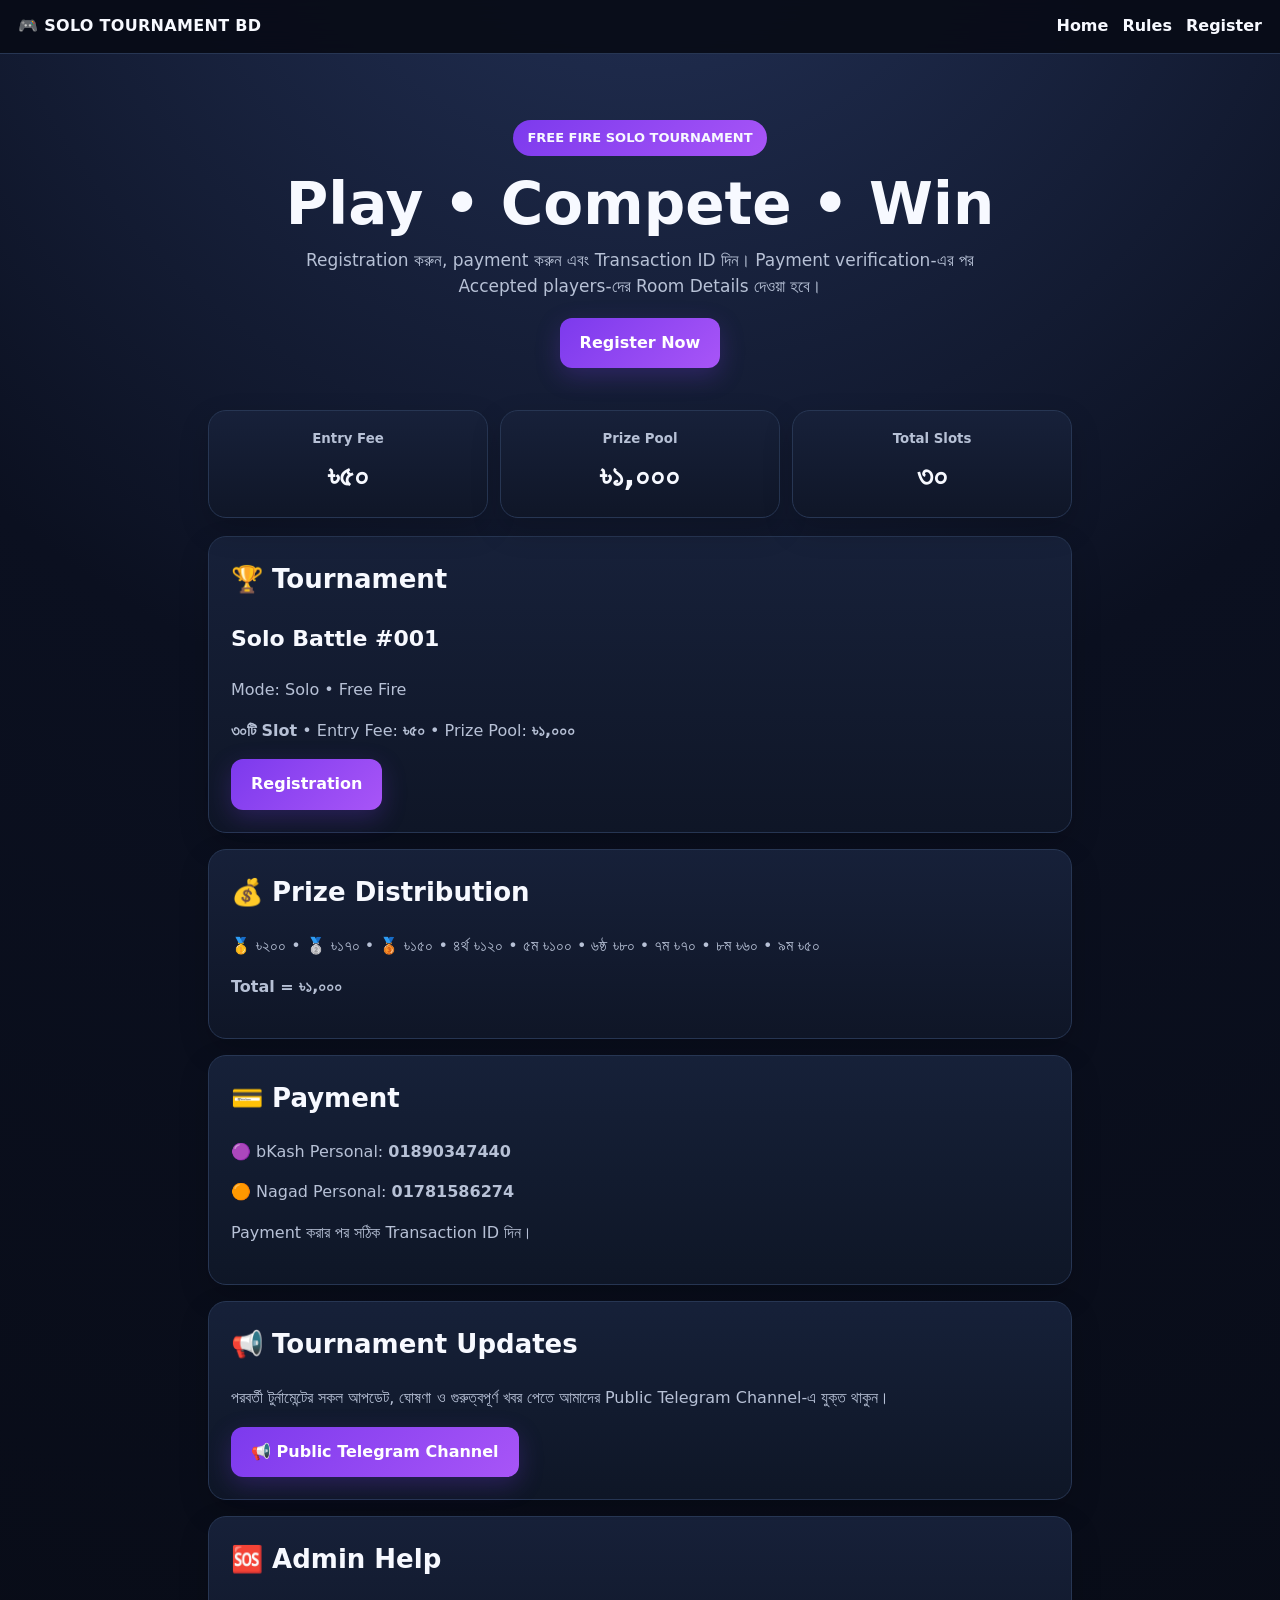
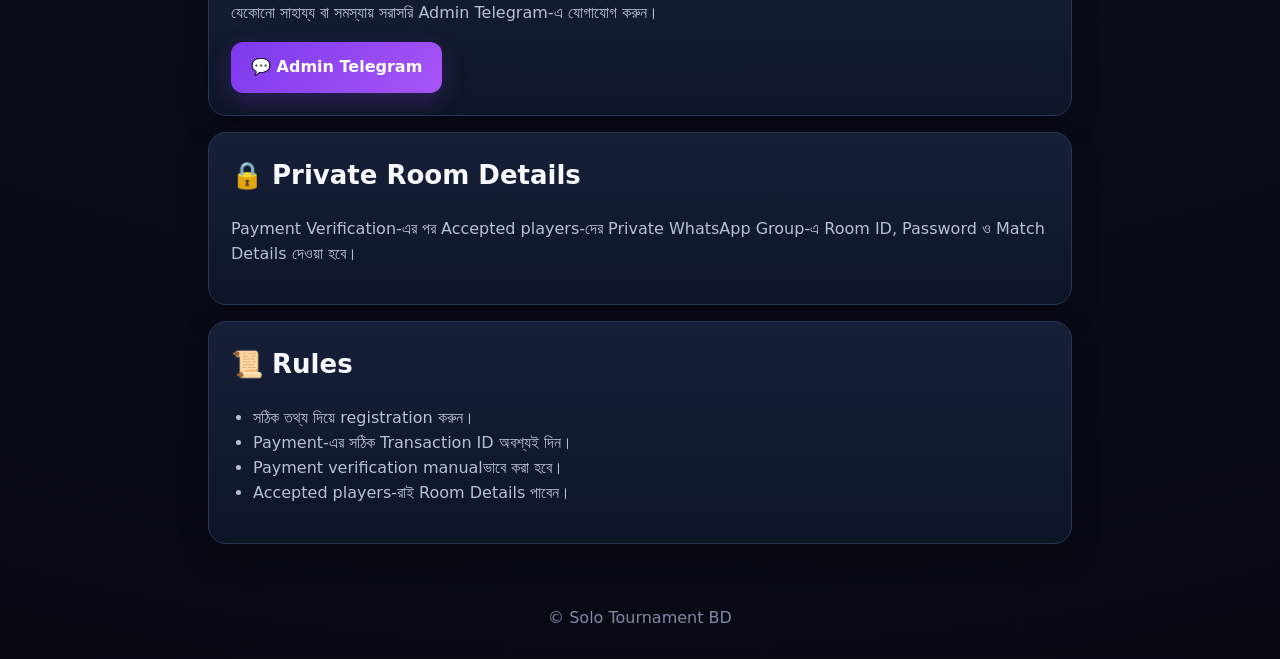
<file: index.html>
<!doctype html><html lang="bn"><head><meta charset="utf-8"><meta name="viewport" content="width=device-width,initial-scale=1"><title>Solo Tournament BD</title><link rel="stylesheet" href="style.css"></head><body>
<header><div class="brand">🎮 SOLO TOURNAMENT BD</div><nav><a href="index.html">Home</a><a href="#rules">Rules</a><a href="register.html">Register</a></nav></header>
<main>
<section class="hero"><span>FREE FIRE SOLO TOURNAMENT</span><h1>Play • Compete • Win</h1><p>Registration করুন, payment করুন এবং Transaction ID দিন। Payment verification-এর পর Accepted players-দের Room Details দেওয়া হবে।</p><a class="btn" href="register.html">Register Now</a></section>
<section class="stats"><div><small>Entry Fee</small><strong>৳৫০</strong></div><div><small>Prize Pool</small><strong>৳১,০০০</strong></div><div><small>Total Slots</small><strong>৩০</strong></div></section>
<section class="card"><h2>🏆 Tournament</h2><h3>Solo Battle #001</h3><p>Mode: Solo • Free Fire</p><p><b>৩০টি Slot</b> • Entry Fee: <b>৳৫০</b> • Prize Pool: <b>৳১,০০০</b></p><a class="btn" href="register.html">Registration</a></section>
<section class="card"><h2>💰 Prize Distribution</h2><p>🥇 ৳২০০ • 🥈 ৳১৭০ • 🥉 ৳১৫০ • ৪র্থ ৳১২০ • ৫ম ৳১০০ • ৬ষ্ঠ ৳৮০ • ৭ম ৳৭০ • ৮ম ৳৬০ • ৯ম ৳৫০</p><p><b>Total = ৳১,০০০</b></p></section>
<section class="card"><h2>💳 Payment</h2><p>🟣 bKash Personal: <b>01890347440</b></p><p>🟠 Nagad Personal: <b>01781586274</b></p><p>Payment করার পর সঠিক Transaction ID দিন।</p></section>
<section class="card"><h2>📢 Tournament Updates</h2><p>পরবর্তী টুর্নামেন্টের সকল আপডেট, ঘোষণা ও গুরুত্বপূর্ণ খবর পেতে আমাদের Public Telegram Channel-এ যুক্ত থাকুন।</p><a class="btn" href="https://t.me/tournament_cg" target="_blank">📢 Public Telegram Channel</a></section>
<section class="card"><h2>🆘 Admin Help</h2><p>যেকোনো সাহায্য বা সমস্যায় সরাসরি Admin Telegram-এ যোগাযোগ করুন।</p><a class="btn" href="https://t.me/amn_tmn" target="_blank">💬 Admin Telegram</a></section>
<section class="card"><h2>🔒 Private Room Details</h2><p>Payment Verification-এর পর Accepted players-দের Private WhatsApp Group-এ Room ID, Password ও Match Details দেওয়া হবে।</p></section>
<section id="rules" class="card"><h2>📜 Rules</h2><ul><li>সঠিক তথ্য দিয়ে registration করুন।</li><li>Payment-এর সঠিক Transaction ID অবশ্যই দিন।</li><li>Payment verification manualভাবে করা হবে।</li><li>Accepted players-রাই Room Details পাবেন।</li></ul></section>
</main><footer>© Solo Tournament BD</footer></body></html>
</file>
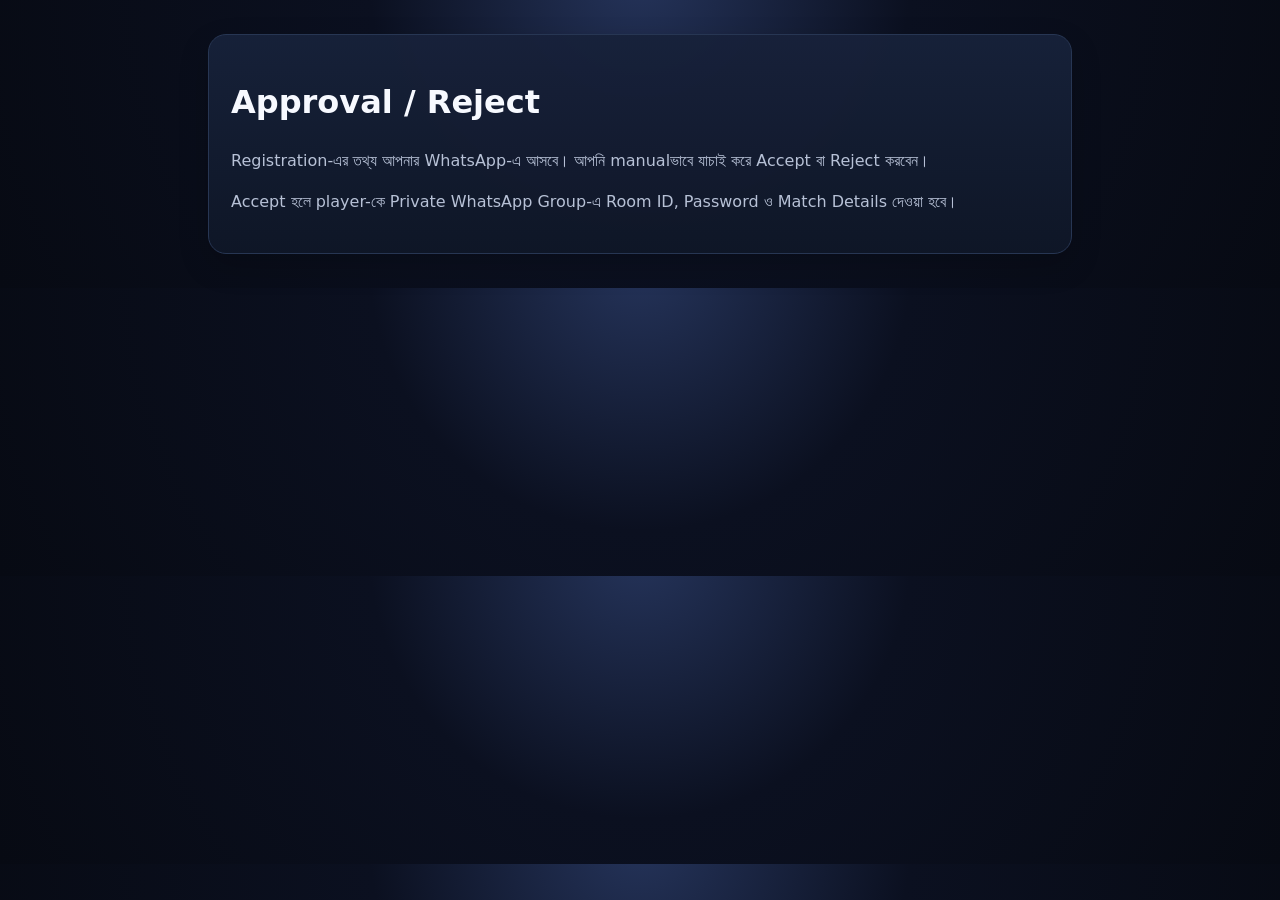
<file: approval.html>
<!doctype html><html lang="bn"><head><meta charset="utf-8"><meta name="viewport" content="width=device-width,initial-scale=1"><title>Approval | Solo Tournament BD</title><link rel="stylesheet" href="style.css"></head><body><main class="page"><div class="box"><h1>Approval / Reject</h1><p>Registration-এর তথ্য আপনার WhatsApp-এ আসবে। আপনি manualভাবে যাচাই করে Accept বা Reject করবেন।</p><p>Accept হলে player-কে Private WhatsApp Group-এ Room ID, Password ও Match Details দেওয়া হবে।</p></div></main></body></html>
</file>
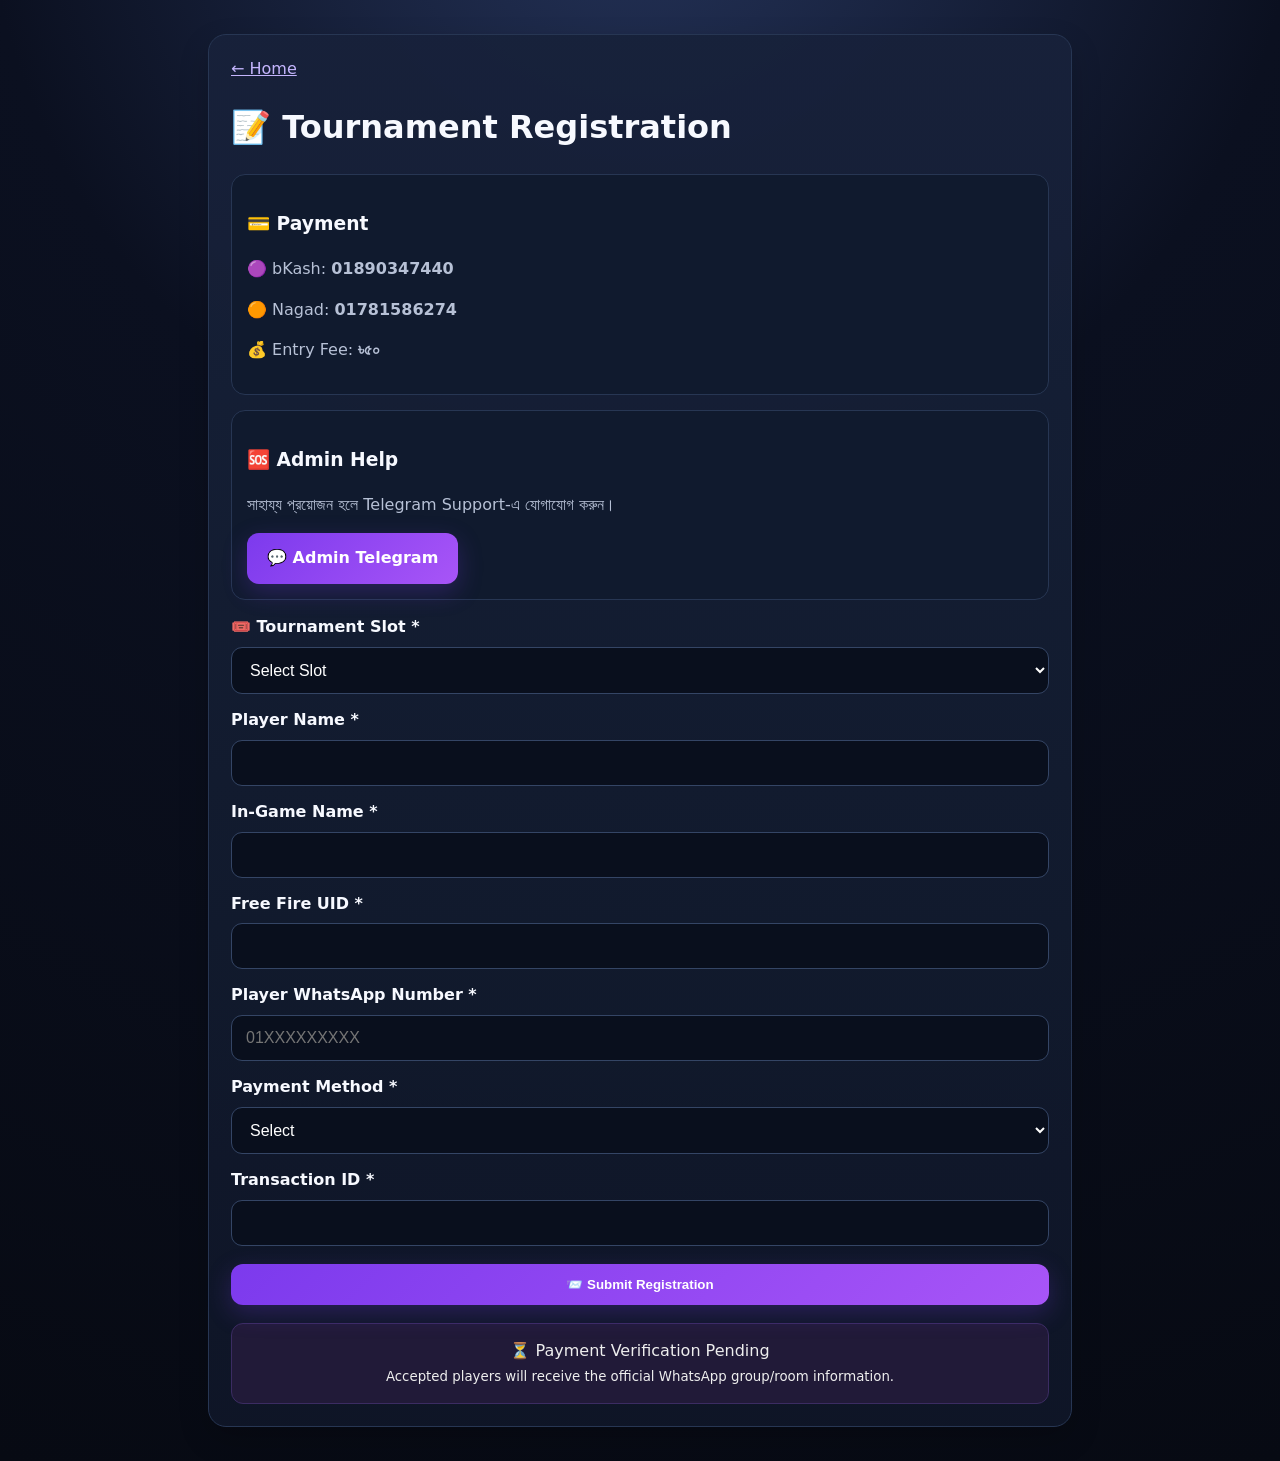
<file: register.html>
<!doctype html><html lang="bn"><head><meta charset="utf-8"><meta name="viewport" content="width=device-width,initial-scale=1"><title>Registration | Solo Tournament BD</title><link rel="stylesheet" href="style.css"></head><body><main class="page"><div class="box"><a href="index.html">← Home</a><h1>📝 Tournament Registration</h1>
<div class="payment"><h3>💳 Payment</h3><p>🟣 bKash: <b>01890347440</b></p><p>🟠 Nagad: <b>01781586274</b></p><p>💰 Entry Fee: <b>৳৫০</b></p></div>
<div class="payment"><h3>🆘 Admin Help</h3><p>সাহায্য প্রয়োজন হলে Telegram Support-এ যোগাযোগ করুন।</p><a class="btn" href="https://t.me/amn_tmn" target="_blank">💬 Admin Telegram</a></div>
<form id="registrationForm">

<label>🎟️ Tournament Slot *</label><select name="Tournament Slot" required><option value="">Select Slot</option><option>Slot 1</option><option>Slot 2</option><option>Slot 3</option><option>Slot 4</option><option>Slot 5</option><option>Slot 6</option><option>Slot 7</option><option>Slot 8</option><option>Slot 9</option><option>Slot 10</option><option>Slot 11</option><option>Slot 12</option><option>Slot 13</option><option>Slot 14</option><option>Slot 15</option><option>Slot 16</option><option>Slot 17</option><option>Slot 18</option><option>Slot 19</option><option>Slot 20</option><option>Slot 21</option><option>Slot 22</option><option>Slot 23</option><option>Slot 24</option><option>Slot 25</option><option>Slot 26</option><option>Slot 27</option><option>Slot 28</option><option>Slot 29</option><option>Slot 30</option></select>
<label>Player Name *</label><input name="Player Name" required><label>In-Game Name *</label><input name="In-Game Name" required><label>Free Fire UID *</label><input name="Player UID" required><label>Player WhatsApp Number *</label><input name="WhatsApp Number" type="tel" required placeholder="01XXXXXXXXX"><label>Payment Method *</label><select name="Payment Method" required><option value="">Select</option><option>bKash</option><option>Nagad</option></select><label>Transaction ID *</label><input name="Transaction ID" required>
<button class="btn full" type="submit">📨 Submit Registration</button></form><div class="pending">⏳ Payment Verification Pending<br><small>Accepted players will receive the official WhatsApp group/room information.</small></div></div></main>
<script>
document.getElementById('registrationForm').addEventListener('submit', function(e) {
  e.preventDefault();
  const form = e.currentTarget;
  const get = n => (form.elements[n]?.value || '').trim();

  const slot = get('Tournament Slot');
  const player = get('Player Name');
  const ign = get('In-Game Name');
  const uid = get('Player UID');
  const playerWhatsApp = get('WhatsApp Number');
  const method = get('Payment Method');
  const trx = get('Transaction ID');

  if (!slot || !player || !ign || !uid || !playerWhatsApp || !method || !trx) {
    alert('সব তথ্য পূরণ করুন।');
    return;
  }

  const message =
`🎮 *Solo Tournament BD — New Registration*

🎟️ Slot: ${slot}
👤 Player Name: ${player}
🎮 In-Game Name: ${ign}
🆔 Player UID: ${uid}
📱 Player WhatsApp: ${playerWhatsApp}
💳 Payment Method: ${method}
🔢 Transaction ID: ${trx}

⏳ Payment Verification Pending`;

  // Admin WhatsApp destination. This number is not displayed to the player.
  const adminWhatsApp = '8801617266054';
  const url = 'https://wa.me/' + adminWhatsApp + '?text=' + encodeURIComponent(message);

  // Keep the player's screen private: only show pending status.
  document.body.innerHTML = `
    <main class="page">
      <div class="box center">
        <h1>⏳ Registration Pending</h1>
        <p>আপনার registration request গ্রহণ করা হয়েছে।</p>
        <p>Payment verification সম্পন্ন হওয়ার পর প্রয়োজনীয় তথ্য জানানো হবে।</p>
      </div>
    </main>`;

  // Open WhatsApp immediately from the user's submit action.
  // The player's page remains the private Pending screen.
  window.open(url, '_blank');
});
</script>
</body></html>
</file>
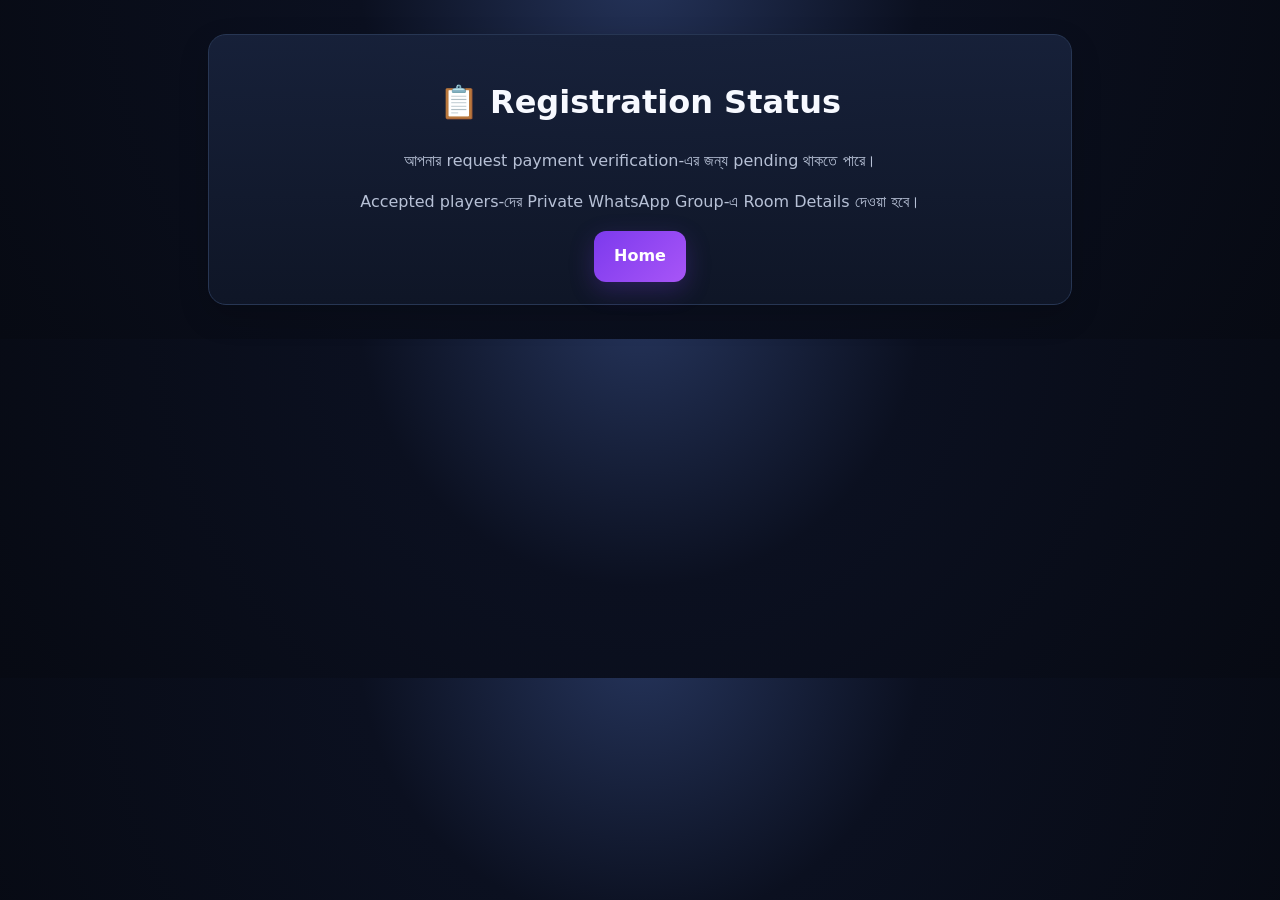
<file: status.html>
<!doctype html><html lang="bn"><head><meta charset="utf-8"><meta name="viewport" content="width=device-width,initial-scale=1"><title>Status | Solo Tournament BD</title><link rel="stylesheet" href="style.css"></head><body><main class="page"><div class="box center"><h1>📋 Registration Status</h1><p>আপনার request payment verification-এর জন্য pending থাকতে পারে।</p><p>Accepted players-দের Private WhatsApp Group-এ Room Details দেওয়া হবে।</p><a class="btn" href="index.html">Home</a></div></main></body></html>
</file>
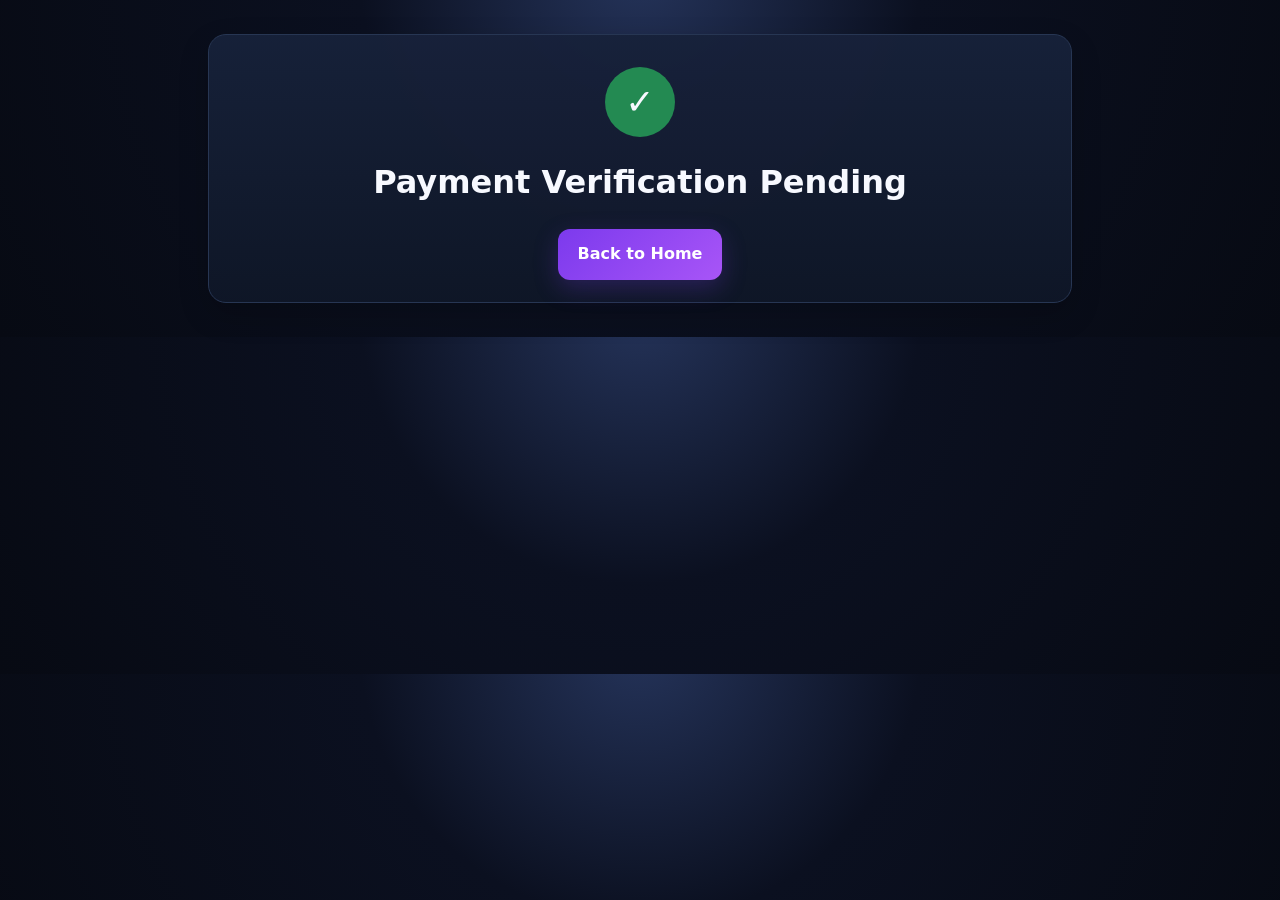
<file: success.html>
<!doctype html><html lang="bn"><head><meta charset="utf-8"><meta name="viewport" content="width=device-width,initial-scale=1"><title>Request Submitted</title><link rel="stylesheet" href="style.css"></head><body><main class="page"><div class="box center"><div class="success">✓</div><h1>Payment Verification Pending</h1><a class="btn" href="index.html">Back to Home</a></div></main></body></html>
</file>
<file: style.css>
*{box-sizing:border-box}
:root{--bg:#080b16;--panel:#11182a;--panel2:#17213a;--line:#273653;--text:#f7f9ff;--muted:#b7c1d6;--accent:#7c3aed;--accent2:#a855f7}
html{scroll-behavior:smooth}
body{margin:0;background:radial-gradient(circle at 50% -10%,#25345b 0,#0b1020 38%,#070a13 100%);color:var(--text);font-family:system-ui,-apple-system,"Noto Sans Bengali","Noto Sans",sans-serif;line-height:1.55}
header{position:sticky;top:0;z-index:20;background:rgba(8,11,22,.92);backdrop-filter:blur(12px);border-bottom:1px solid var(--line);padding:14px 18px;display:flex;align-items:center;justify-content:space-between;gap:16px}
.brand{font-weight:900;letter-spacing:.3px}
nav{display:flex;gap:14px;flex-wrap:wrap}
nav a{color:var(--text);text-decoration:none;font-weight:700}
main{width:min(900px,100%);margin:auto;padding:18px}
.hero{text-align:center;padding:48px 18px 30px}
.hero span{display:inline-block;background:linear-gradient(135deg,var(--accent),var(--accent2));padding:8px 14px;border-radius:999px;font-size:13px;font-weight:900}
.hero h1{font-size:clamp(34px,8vw,58px);line-height:1.05;margin:18px 0 12px}
.hero p{max-width:720px;margin:0 auto 18px;color:var(--muted);font-size:17px}
.btn{display:inline-block;background:linear-gradient(135deg,var(--accent),var(--accent2));color:#fff!important;text-decoration:none;border:0;border-radius:12px;padding:13px 20px;font-weight:900;box-shadow:0 8px 24px rgba(124,58,237,.25)}
.stats{display:grid;grid-template-columns:repeat(3,1fr);gap:12px;margin:12px 0 18px}
.stats div,.card,.box{background:linear-gradient(180deg,rgba(23,33,58,.96),rgba(15,22,39,.96));border:1px solid var(--line);border-radius:18px;box-shadow:0 12px 30px rgba(0,0,0,.18)}
.stats div{text-align:center;padding:18px 10px}
.stats small{display:block;color:var(--muted);font-weight:700}
.stats strong{display:block;font-size:clamp(22px,6vw,30px);margin-top:3px}
.card,.box{padding:22px;margin:16px 0}
.card h2{margin-top:0;font-size:26px}
.card h3{font-size:22px}
.card p,.card li,.box p{color:var(--muted)}
.card ul{padding-left:22px}
.payment{background:#101a2e;border:1px solid var(--line);border-radius:14px;padding:15px;margin:15px 0}
label{display:block;font-weight:800;margin:14px 0 7px}
input,select{width:100%;padding:13px 14px;border:1px solid #344565;border-radius:11px;background:#090f1d;color:#fff;font-size:16px;outline:none}
input:focus,select:focus{border-color:var(--accent2);box-shadow:0 0 0 3px rgba(168,85,247,.15)}
.full{width:100%;cursor:pointer;margin-top:18px}
.pending{margin-top:18px;padding:15px;border-radius:12px;background:#211a38;border:1px solid #3b2c62;text-align:center;color:#eee}
.center{text-align:center}
.success{width:70px;height:70px;border-radius:50%;background:#238a52;display:grid;place-items:center;font-size:35px;margin:10px auto}
footer{text-align:center;color:#7f8ba4;padding:28px 18px}
a{color:#c4b5fd}
@media(max-width:650px){
  header{display:block;text-align:center}
  nav{justify-content:center;margin-top:10px}
  .hero{padding-top:34px}
  .stats{grid-template-columns:1fr}
  .stats div:last-child{grid-column:auto}
  main{padding:12px}
}
</file>
